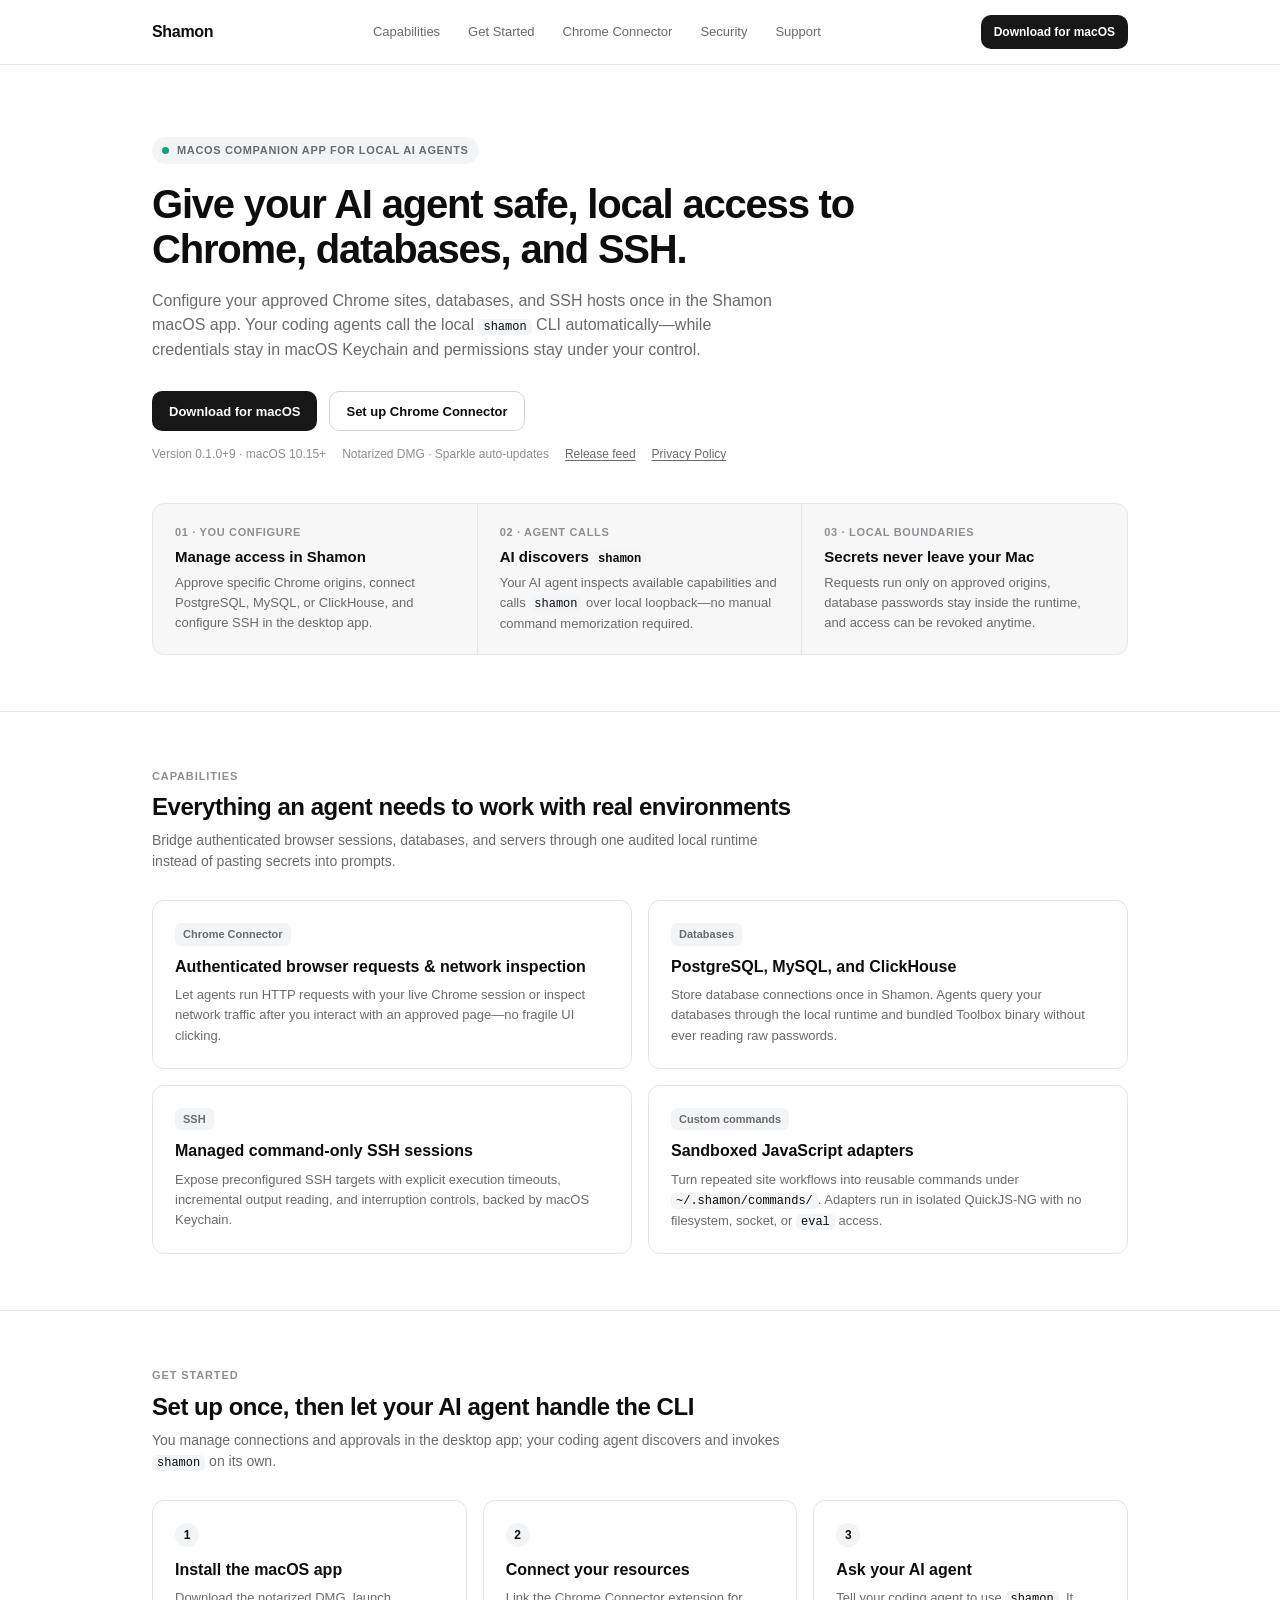
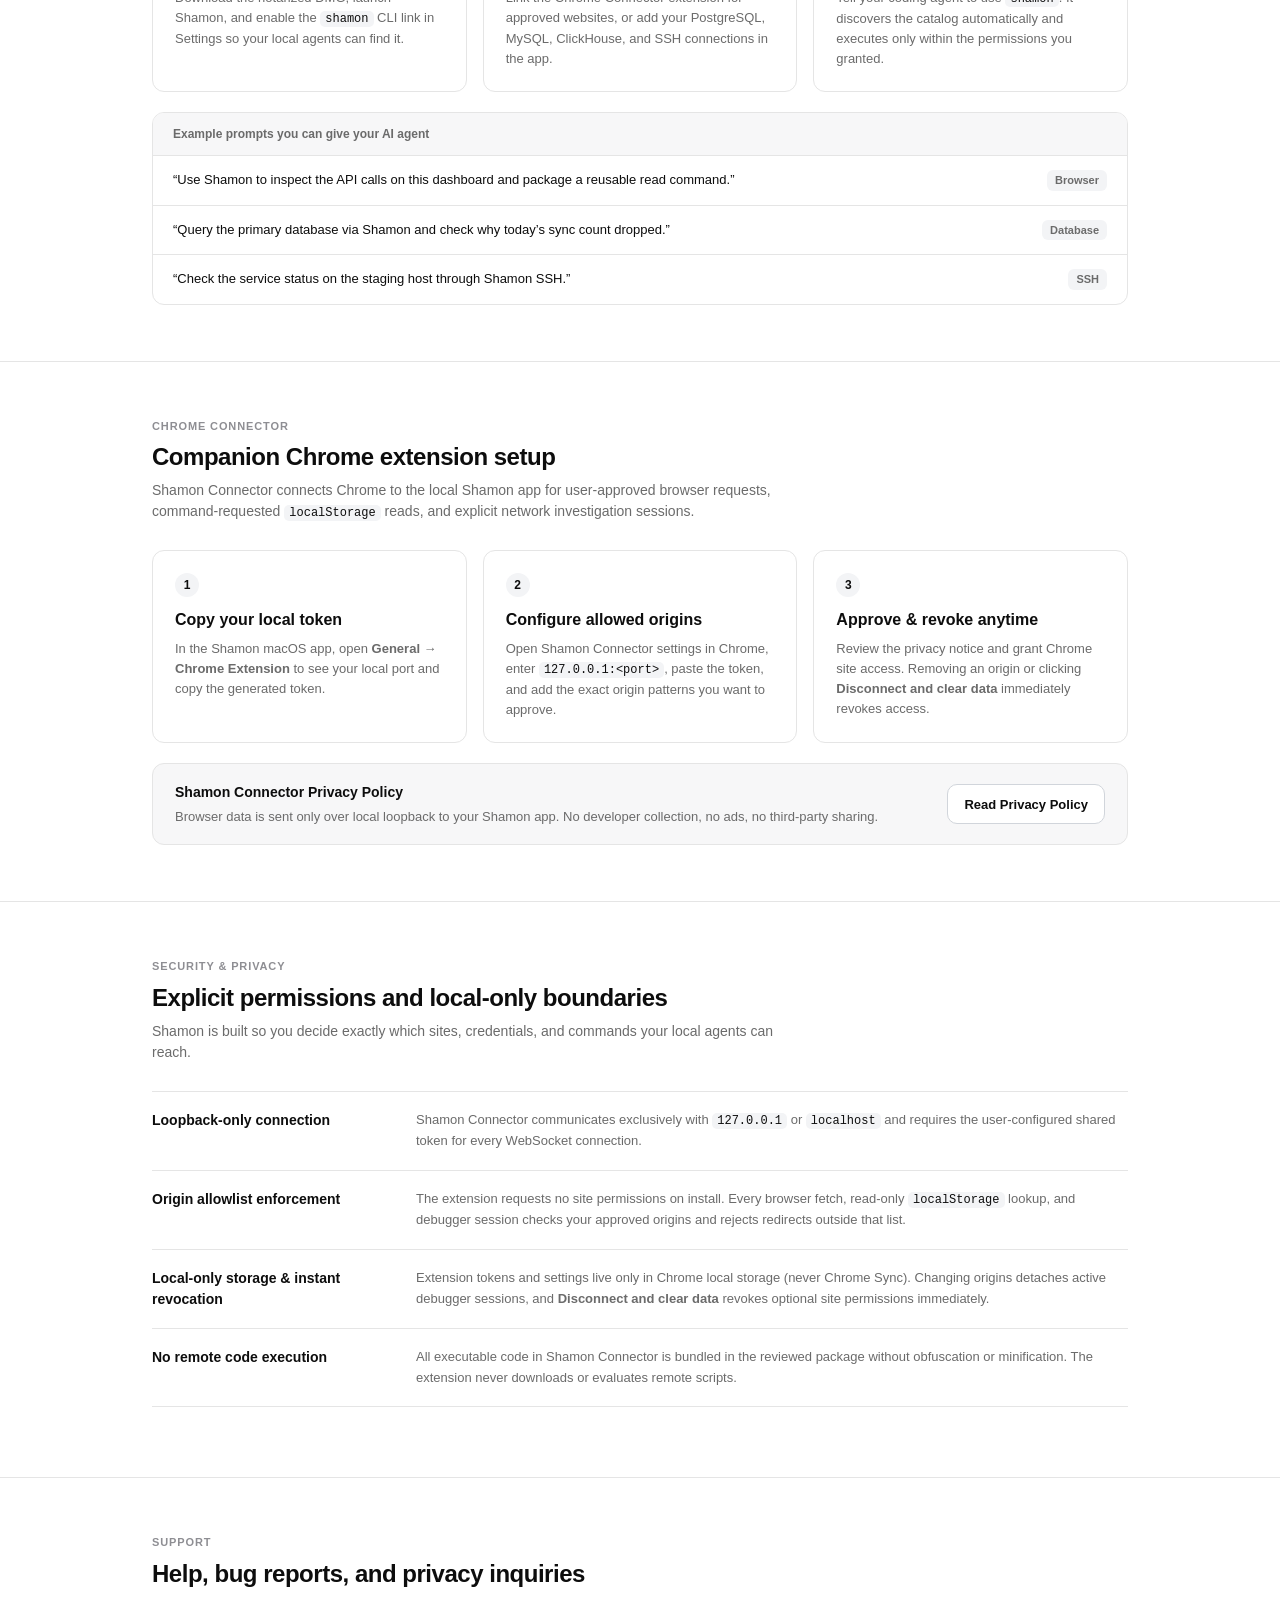
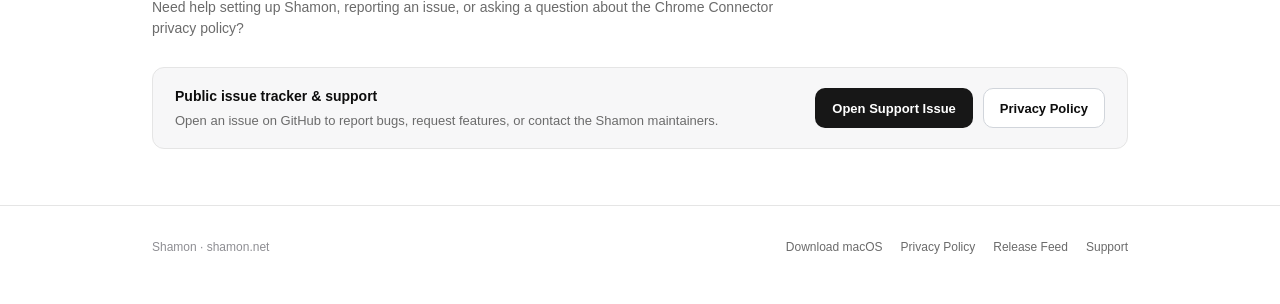
<file: index.html>
<!DOCTYPE html>
<html lang="en">
  <head>
    <meta charset="utf-8" />
    <meta name="viewport" content="width=device-width, initial-scale=1" />
    <title>Shamon — Local Companion App for AI Agents</title>
    <meta
      name="description"
      content="Shamon is a macOS companion app that gives local AI agents controlled access to user-approved Chrome sites, databases, SSH sessions, and sandboxed commands."
    />
    <link rel="icon" type="image/png" sizes="32x32" href="assets/favicon-32.png" />
    <link rel="apple-touch-icon" sizes="128x128" href="assets/icon-128.png" />
    <link rel="stylesheet" href="styles.css" />
  </head>
  <body>
    <header class="site-header">
      <div class="container header-inner">
        <a class="wordmark" href="/">Shamon</a>
        <nav class="site-nav" aria-label="Primary">
          <a href="#capabilities">Capabilities</a>
          <a href="#get-started">Get Started</a>
          <a href="#chrome-extension">Chrome Connector</a>
          <a href="#security">Security</a>
          <a href="#support">Support</a>
        </nav>
        <a
          class="btn btn-primary btn-sm"
          href="https://download.shamon.net/latest"
        >
          Download for macOS
        </a>
      </div>
    </header>

    <main>
      <section class="hero">
        <div class="container">
          <div class="eyebrow">
            <span class="status-dot" aria-hidden="true"></span>
            <span>macOS companion app for local AI agents</span>
          </div>
          <h1>
            Give your AI agent safe, local access to Chrome, databases, and SSH.
          </h1>
          <p class="hero-lead">
            Configure your approved Chrome sites, databases, and SSH hosts once
            in the Shamon macOS app. Your coding agents call the local
            <code class="inline-code">shamon</code> CLI automatically—while
            credentials stay in macOS Keychain and permissions stay under your
            control.
          </p>
          <div class="hero-actions">
            <a
              class="btn btn-primary"
              href="https://download.shamon.net/latest"
            >
              Download for macOS
            </a>
            <a class="btn btn-secondary" href="#chrome-extension">
              Set up Chrome Connector
            </a>
          </div>
          <div class="release-meta">
            <span data-release-version>Latest release · macOS 10.15+</span>
            <span>Notarized DMG · Sparkle auto-updates</span>
            <a href="appcast.xml">Release feed</a>
            <a href="privacy.html">Privacy Policy</a>
          </div>

          <div class="flow-strip" aria-label="How Shamon works">
            <div class="flow-step">
              <span class="flow-label">01 · You configure</span>
              <h2>Manage access in Shamon</h2>
              <p>
                Approve specific Chrome origins, connect PostgreSQL, MySQL, or
                ClickHouse, and configure SSH in the desktop app.
              </p>
            </div>
            <div class="flow-step">
              <span class="flow-label">02 · Agent calls</span>
              <h2>AI discovers <code>shamon</code></h2>
              <p>
                Your AI agent inspects available capabilities and calls
                <code>shamon</code> over local loopback—no manual command
                memorization required.
              </p>
            </div>
            <div class="flow-step">
              <span class="flow-label">03 · Local boundaries</span>
              <h2>Secrets never leave your Mac</h2>
              <p>
                Requests run only on approved origins, database passwords stay
                inside the runtime, and access can be revoked anytime.
              </p>
            </div>
          </div>
        </div>
      </section>

      <section class="section" id="capabilities">
        <div class="container">
          <div class="section-header">
            <span class="section-label">Capabilities</span>
            <h2>Everything an agent needs to work with real environments</h2>
            <p>
              Bridge authenticated browser sessions, databases, and servers
              through one audited local runtime instead of pasting secrets into
              prompts.
            </p>
          </div>

          <div class="grid-2">
            <article class="card">
              <span class="card-tag">Chrome Connector</span>
              <h3>Authenticated browser requests &amp; network inspection</h3>
              <p>
                Let agents run HTTP requests with your live Chrome session or
                inspect network traffic after you interact with an approved
                page—no fragile UI clicking.
              </p>
            </article>

            <article class="card">
              <span class="card-tag">Databases</span>
              <h3>PostgreSQL, MySQL, and ClickHouse</h3>
              <p>
                Store database connections once in Shamon. Agents query your
                databases through the local runtime and bundled Toolbox binary
                without ever reading raw passwords.
              </p>
            </article>

            <article class="card">
              <span class="card-tag">SSH</span>
              <h3>Managed command-only SSH sessions</h3>
              <p>
                Expose preconfigured SSH targets with explicit execution
                timeouts, incremental output reading, and interruption controls,
                backed by macOS Keychain.
              </p>
            </article>

            <article class="card">
              <span class="card-tag">Custom commands</span>
              <h3>Sandboxed JavaScript adapters</h3>
              <p>
                Turn repeated site workflows into reusable commands under
                <code>~/.shamon/commands/</code>. Adapters run in isolated
                QuickJS-NG with no filesystem, socket, or <code>eval</code>
                access.
              </p>
            </article>
          </div>
        </div>
      </section>

      <section class="section" id="get-started">
        <div class="container">
          <div class="section-header">
            <span class="section-label">Get Started</span>
            <h2>Set up once, then let your AI agent handle the CLI</h2>
            <p>
              You manage connections and approvals in the desktop app; your
              coding agent discovers and invokes
              <code class="inline-code">shamon</code> on its own.
            </p>
          </div>

          <div class="grid-3">
            <article class="card">
              <span class="step-number">1</span>
              <h3>Install the macOS app</h3>
              <p>
                Download the notarized DMG, launch Shamon, and enable the
                <code>shamon</code> CLI link in Settings so your local agents
                can find it.
              </p>
            </article>

            <article class="card">
              <span class="step-number">2</span>
              <h3>Connect your resources</h3>
              <p>
                Link the Chrome Connector extension for approved websites, or
                add your PostgreSQL, MySQL, ClickHouse, and SSH connections in
                the app.
              </p>
            </article>

            <article class="card">
              <span class="step-number">3</span>
              <h3>Ask your AI agent</h3>
              <p>
                Tell your coding agent to use <code>shamon</code>. It discovers
                the catalog automatically and executes only within the
                permissions you granted.
              </p>
            </article>
          </div>

          <div class="prompt-panel">
            <div class="prompt-panel-header">
              Example prompts you can give your AI agent
            </div>
            <ul class="prompt-list">
              <li>
                <span>
                  “Use Shamon to inspect the API calls on this dashboard and
                  package a reusable read command.”
                </span>
                <span class="prompt-tag">Browser</span>
              </li>
              <li>
                <span>
                  “Query the primary database via Shamon and check why today’s
                  sync count dropped.”
                </span>
                <span class="prompt-tag">Database</span>
              </li>
              <li>
                <span>
                  “Check the service status on the staging host through Shamon
                  SSH.”
                </span>
                <span class="prompt-tag">SSH</span>
              </li>
            </ul>
          </div>
        </div>
      </section>

      <section class="section" id="chrome-extension">
        <div class="container">
          <div class="section-header">
            <span class="section-label">Chrome Connector</span>
            <h2>Companion Chrome extension setup</h2>
            <p>
              Shamon Connector connects Chrome to the local Shamon app for
              user-approved browser requests, command-requested
              <code class="inline-code">localStorage</code> reads, and explicit
              network investigation sessions.
            </p>
          </div>

          <div class="grid-3">
            <article class="card">
              <span class="step-number">1</span>
              <h3>Copy your local token</h3>
              <p>
                In the Shamon macOS app, open
                <strong>General → Chrome Extension</strong> to see your local
                port and copy the generated token.
              </p>
            </article>

            <article class="card">
              <span class="step-number">2</span>
              <h3>Configure allowed origins</h3>
              <p>
                Open Shamon Connector settings in Chrome, enter
                <code>127.0.0.1:&lt;port&gt;</code>, paste the token, and add
                the exact origin patterns you want to approve.
              </p>
            </article>

            <article class="card">
              <span class="step-number">3</span>
              <h3>Approve &amp; revoke anytime</h3>
              <p>
                Review the privacy notice and grant Chrome site access. Removing
                an origin or clicking <strong>Disconnect and clear data</strong>
                immediately revokes access.
              </p>
            </article>
          </div>

          <div class="callout">
            <div>
              <h3 class="callout-title">
                Shamon Connector Privacy Policy
              </h3>
              <p>
                Browser data is sent only over local loopback to your Shamon
                app. No developer collection, no ads, no third-party sharing.
              </p>
            </div>
            <div class="callout-actions">
              <a class="btn btn-secondary" href="privacy.html">
                Read Privacy Policy
              </a>
            </div>
          </div>
        </div>
      </section>

      <section class="section" id="security">
        <div class="container">
          <div class="section-header">
            <span class="section-label">Security &amp; Privacy</span>
            <h2>Explicit permissions and local-only boundaries</h2>
            <p>
              Shamon is built so you decide exactly which sites, credentials,
              and commands your local agents can reach.
            </p>
          </div>

          <dl class="divider-list">
            <div class="divider-item">
              <dt>Loopback-only connection</dt>
              <dd>
                Shamon Connector communicates exclusively with
                <code class="inline-code">127.0.0.1</code> or
                <code class="inline-code">localhost</code> and requires the
                user-configured shared token for every WebSocket connection.
              </dd>
            </div>
            <div class="divider-item">
              <dt>Origin allowlist enforcement</dt>
              <dd>
                The extension requests no site permissions on install. Every
                browser fetch, read-only
                <code class="inline-code">localStorage</code> lookup, and
                debugger session checks your approved origins and rejects
                redirects outside that list.
              </dd>
            </div>
            <div class="divider-item">
              <dt>Local-only storage &amp; instant revocation</dt>
              <dd>
                Extension tokens and settings live only in Chrome local storage
                (never Chrome Sync). Changing origins detaches active debugger
                sessions, and <strong>Disconnect and clear data</strong> revokes
                optional site permissions immediately.
              </dd>
            </div>
            <div class="divider-item">
              <dt>No remote code execution</dt>
              <dd>
                All executable code in Shamon Connector is bundled in the
                reviewed package without obfuscation or minification. The
                extension never downloads or evaluates remote scripts.
              </dd>
            </div>
          </dl>
        </div>
      </section>

      <section class="section" id="support">
        <div class="container">
          <div class="section-header">
            <span class="section-label">Support</span>
            <h2>Help, bug reports, and privacy inquiries</h2>
            <p>
              Need help setting up Shamon, reporting an issue, or asking a
              question about the Chrome Connector privacy policy?
            </p>
          </div>

          <div class="callout">
            <div>
              <h3 class="callout-title">Public issue tracker &amp; support</h3>
              <p>
                Open an issue on GitHub to report bugs, request features, or
                contact the Shamon maintainers.
              </p>
            </div>
            <div class="callout-actions">
              <a
                class="btn btn-primary"
                href="https://github.com/DWJSx/shamon-page/issues"
                target="_blank"
                rel="noopener noreferrer"
              >
                Open Support Issue
              </a>
              <a class="btn btn-secondary" href="privacy.html">
                Privacy Policy
              </a>
            </div>
          </div>
        </div>
      </section>
    </main>

    <footer class="site-footer">
      <div class="container footer-inner">
        <span>Shamon · shamon.net</span>
        <div class="footer-links">
          <a href="https://download.shamon.net/latest">Download macOS</a>
          <a href="privacy.html">Privacy Policy</a>
          <a href="appcast.xml">Release Feed</a>
          <a
            href="https://github.com/DWJSx/shamon-page/issues"
            target="_blank"
            rel="noopener noreferrer"
          >
            Support
          </a>
        </div>
      </div>
    </footer>

    <script>
      // Show latest macOS version from Sparkle appcast.xml.
      (async () => {
        try {
          const response = await fetch("appcast.xml", { cache: "no-cache" });
          if (!response.ok) return;
          const xml = new DOMParser().parseFromString(
            await response.text(),
            "application/xml",
          );
          const item = xml.querySelector("channel > item");
          if (!item) return;

          const shortVersion =
            item.getElementsByTagName("sparkle:shortVersionString")[0]
              ?.textContent || "";
          const buildVersion =
            item.getElementsByTagName("sparkle:version")[0]?.textContent || "";
          const minOs =
            item.getElementsByTagName("sparkle:minimumSystemVersion")[0]
              ?.textContent || "10.15";

          if (shortVersion) {
            const label = buildVersion
              ? `Version ${shortVersion}+${buildVersion}`
              : `Version ${shortVersion}`;
            const minLabel = minOs.replace(/\.0$/, "");
            document.querySelectorAll("[data-release-version]").forEach((el) => {
              el.textContent = `${label} · macOS ${minLabel}+`;
            });
          }
        } catch {
          // Keep static fallback version label.
        }
      })();
    </script>
  </body>
</html>
</file>
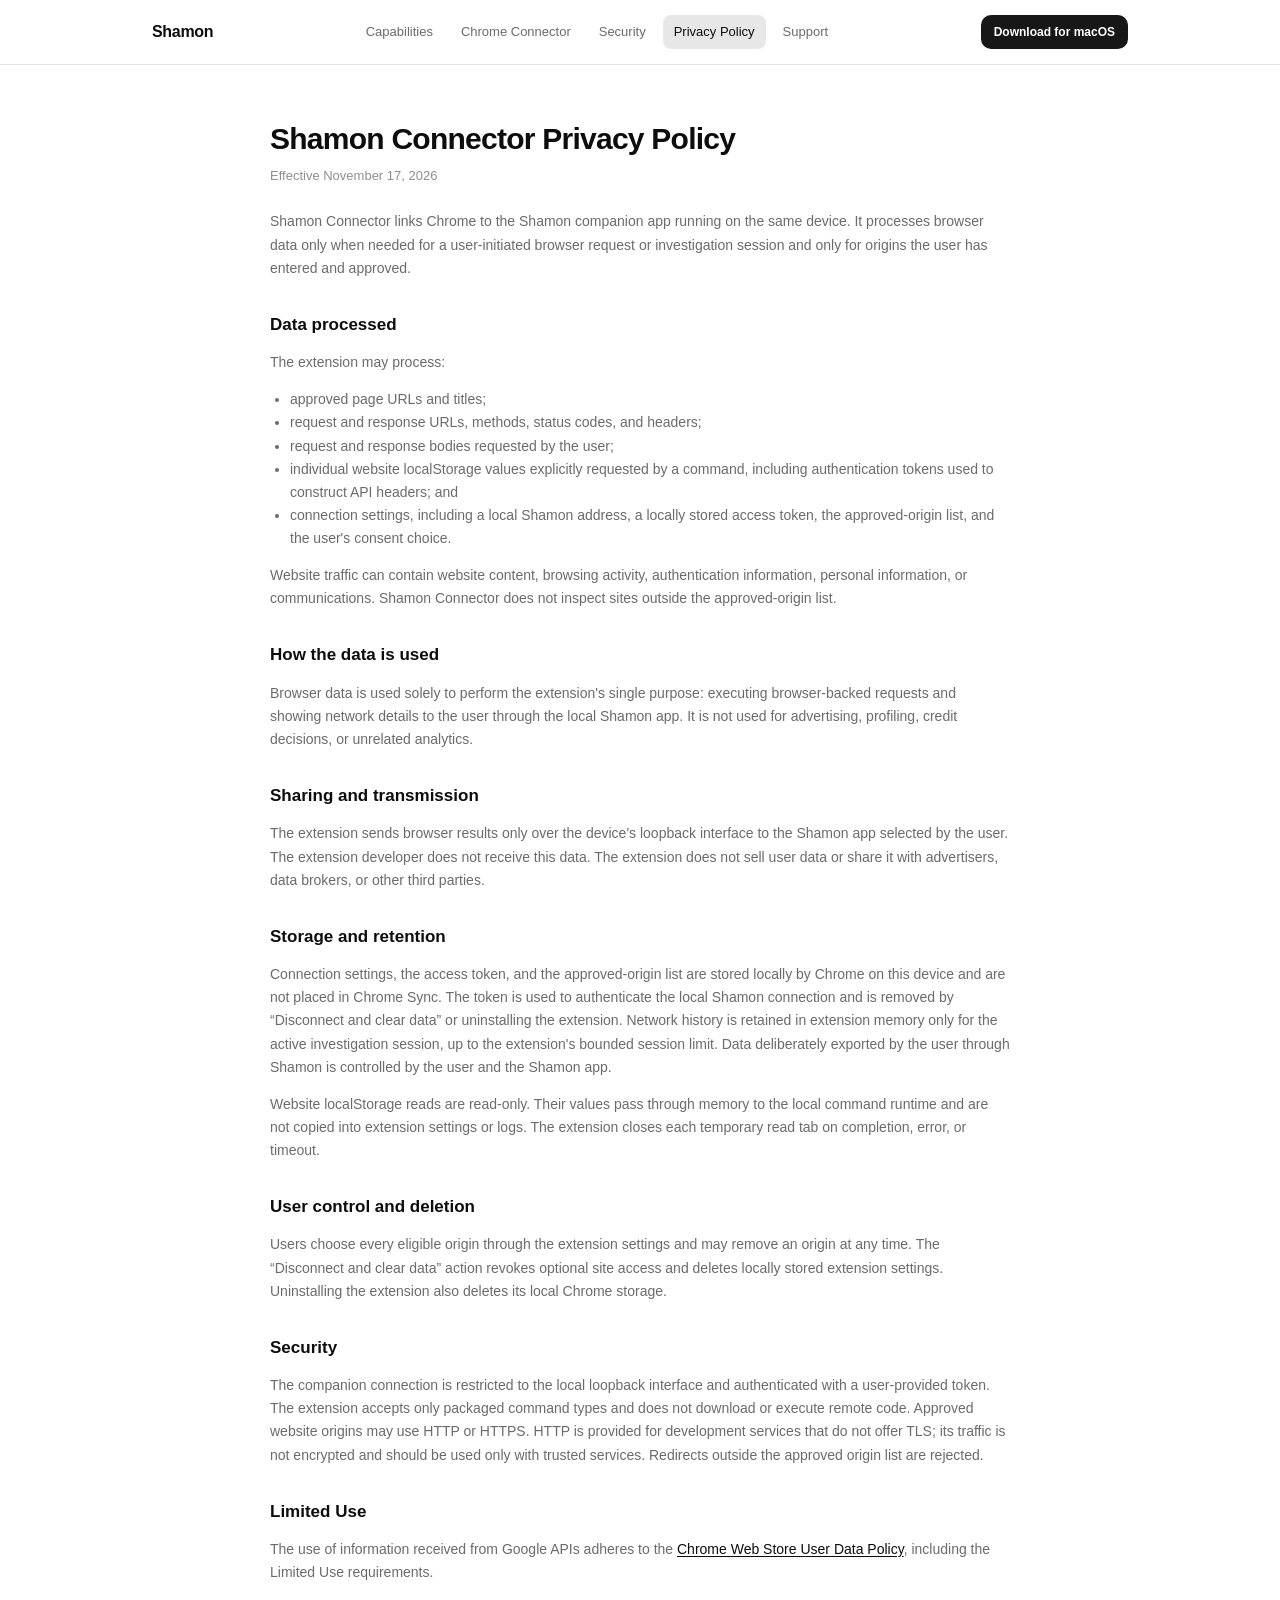
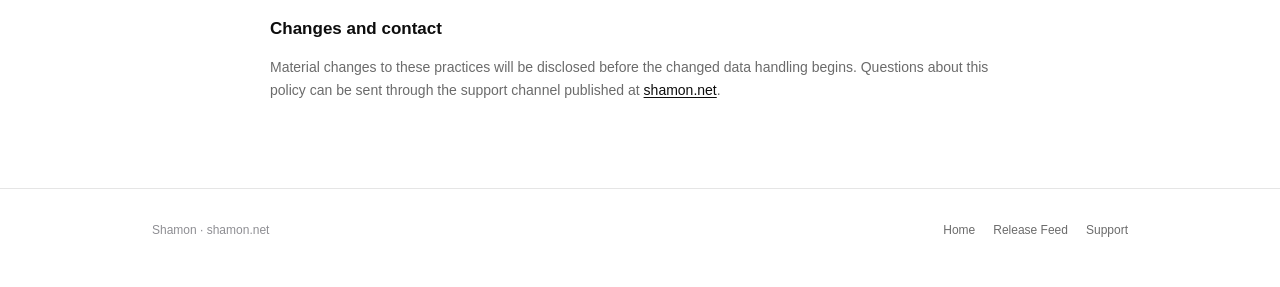
<file: privacy.html>
<!DOCTYPE html>
<html lang="en">
  <head>
    <meta charset="utf-8" />
    <meta name="viewport" content="width=device-width, initial-scale=1" />
    <title>Shamon Connector Privacy Policy</title>
    <meta
      name="description"
      content="Privacy Policy for the Shamon Connector Chrome extension."
    />
    <link rel="icon" type="image/png" sizes="32x32" href="assets/favicon-32.png" />
    <link rel="apple-touch-icon" sizes="128x128" href="assets/icon-128.png" />
    <link rel="stylesheet" href="styles.css" />
  </head>
  <body>
    <header class="site-header">
      <div class="container header-inner">
        <a class="wordmark" href="/">Shamon</a>
        <nav class="site-nav" aria-label="Primary">
          <a href="/#capabilities">Capabilities</a>
          <a href="/#chrome-extension">Chrome Connector</a>
          <a href="/#security">Security</a>
          <a href="privacy.html" aria-current="page">Privacy Policy</a>
          <a href="/#support">Support</a>
        </nav>
        <a
          class="btn btn-primary btn-sm"
          href="https://download.shamon.net/latest"
        >
          Download for macOS
        </a>
      </div>
    </header>

    <main class="container">
      <article class="prose">
        <h1>Shamon Connector Privacy Policy</h1>
        <p class="updated">Effective November 17, 2026</p>

        <p>
          Shamon Connector links Chrome to the Shamon companion app running on
          the same device. It processes browser data only when needed for a
          user-initiated browser request or investigation session and only for
          origins the user has entered and approved.
        </p>

        <h2>Data processed</h2>
        <p>The extension may process:</p>
        <ul>
          <li>approved page URLs and titles;</li>
          <li>request and response URLs, methods, status codes, and headers;</li>
          <li>request and response bodies requested by the user;</li>
          <li>
            individual website localStorage values explicitly requested by a
            command, including authentication tokens used to construct API
            headers; and
          </li>
          <li>
            connection settings, including a local Shamon address, a locally
            stored access token, the approved-origin list, and the user's
            consent choice.
          </li>
        </ul>
        <p>
          Website traffic can contain website content, browsing activity,
          authentication information, personal information, or communications.
          Shamon Connector does not inspect sites outside the approved-origin
          list.
        </p>

        <h2>How the data is used</h2>
        <p>
          Browser data is used solely to perform the extension's single purpose:
          executing browser-backed requests and showing network details to the
          user through the local Shamon app. It is not used for advertising,
          profiling, credit decisions, or unrelated analytics.
        </p>

        <h2>Sharing and transmission</h2>
        <p>
          The extension sends browser results only over the device's loopback
          interface to the Shamon app selected by the user. The extension
          developer does not receive this data. The extension does not sell user
          data or share it with advertisers, data brokers, or other third
          parties.
        </p>

        <h2>Storage and retention</h2>
        <p>
          Connection settings, the access token, and the approved-origin list
          are stored locally by Chrome on this device and are not placed in
          Chrome Sync. The token is used to authenticate the local Shamon
          connection and is removed by “Disconnect and clear data” or
          uninstalling the extension. Network history is retained in extension
          memory only for the active investigation session, up to the
          extension's bounded session limit. Data deliberately exported by the
          user through Shamon is controlled by the user and the Shamon app.
        </p>
        <p>
          Website localStorage reads are read-only. Their values pass through
          memory to the local command runtime and are not copied into extension
          settings or logs. The extension closes each temporary read tab on
          completion, error, or timeout.
        </p>

        <h2>User control and deletion</h2>
        <p>
          Users choose every eligible origin through the extension settings and
          may remove an origin at any time. The “Disconnect and clear data”
          action revokes optional site access and deletes locally stored
          extension settings. Uninstalling the extension also deletes its local
          Chrome storage.
        </p>

        <h2>Security</h2>
        <p>
          The companion connection is restricted to the local loopback interface
          and authenticated with a user-provided token. The extension accepts
          only packaged command types and does not download or execute remote
          code. Approved website origins may use HTTP or HTTPS. HTTP is provided
          for development services that do not offer TLS; its traffic is not
          encrypted and should be used only with trusted services. Redirects
          outside the approved origin list are rejected.
        </p>

        <h2>Limited Use</h2>
        <p>
          The use of information received from Google APIs adheres to the
          <a
            href="https://developer.chrome.com/docs/webstore/program-policies/user-data/"
            target="_blank"
            rel="noopener noreferrer"
          >
            Chrome Web Store User Data Policy</a
          >, including the Limited Use requirements.
        </p>

        <h2>Changes and contact</h2>
        <p>
          Material changes to these practices will be disclosed before the
          changed data handling begins. Questions about this policy can be sent
          through the support channel published at
          <a href="/#support">shamon.net</a>.
        </p>
      </article>
    </main>

    <footer class="site-footer">
      <div class="container footer-inner">
        <span>Shamon · shamon.net</span>
        <div class="footer-links">
          <a href="/">Home</a>
          <a href="appcast.xml">Release Feed</a>
          <a
            href="https://github.com/DWJSx/shamon-page/issues"
            target="_blank"
            rel="noopener noreferrer"
          >
            Support
          </a>
        </div>
      </div>
    </footer>
  </body>
</html>
</file>
<file: styles.css>
:root {
  color-scheme: light;
  --font-sans: Inter, ui-sans-serif, -apple-system, BlinkMacSystemFont,
    "Segoe UI", Roboto, sans-serif;
  --font-mono: ui-monospace, SFMono-Regular, Menlo, Monaco, Consolas,
    "Liberation Mono", monospace;
  --canvas: #ffffff;
  --surface: #f7f7f8;
  --subtle: #f3f4f6;
  --hover: #ececf1;
  --selected: #e7e7e8;
  --border: #e5e5e5;
  --border-strong: #d1d5db;
  --text: #0d0d0d;
  --text-secondary: #6b6b6b;
  --text-tertiary: #8e8e93;
  --primary: #171717;
  --primary-hover: #2f2f2f;
  --success: #10a37f;
  --warning: #b7791f;
  --danger: #d14343;
  --max-width: 1040px;
}

* {
  box-sizing: border-box;
}

html {
  scroll-behavior: smooth;
}

body {
  margin: 0;
  font-family: var(--font-sans);
  font-size: 14px;
  line-height: 1.5;
  color: var(--text);
  background: var(--canvas);
  -webkit-font-smoothing: antialiased;
}

a {
  color: inherit;
  text-decoration: none;
}

a:focus-visible,
button:focus-visible {
  outline: 2px solid var(--text);
  outline-offset: 2px;
}

.container {
  width: 100%;
  max-width: var(--max-width);
  margin: 0 auto;
  padding: 0 32px;
}

/* Header */
.site-header {
  position: sticky;
  top: 0;
  z-index: 20;
  background: rgba(255, 255, 255, 0.92);
  backdrop-filter: blur(8px);
  border-bottom: 1px solid var(--border);
}

.header-inner {
  display: flex;
  align-items: center;
  justify-content: space-between;
  gap: 24px;
  min-height: 64px;
}

.wordmark {
  font-size: 16px;
  font-weight: 600;
  letter-spacing: -0.02em;
  color: var(--text);
}

.site-nav {
  display: flex;
  align-items: center;
  gap: 6px;
}

.site-nav a {
  padding: 7px 11px;
  border-radius: 8px;
  font-size: 13px;
  font-weight: 500;
  color: var(--text-secondary);
  transition: background 140ms ease, color 140ms ease;
}

.site-nav a:hover {
  background: var(--hover);
  color: var(--text);
}

.site-nav a[aria-current="page"] {
  background: var(--selected);
  color: var(--text);
}

/* Buttons */
.btn {
  display: inline-flex;
  align-items: center;
  justify-content: center;
  gap: 8px;
  min-height: 40px;
  padding: 0 16px;
  border-radius: 10px;
  border: 1px solid transparent;
  font-family: inherit;
  font-size: 13px;
  font-weight: 600;
  line-height: 1;
  cursor: pointer;
  white-space: nowrap;
  transition: background 140ms ease, border-color 140ms ease, color 140ms ease;
}

.btn-primary {
  background: var(--primary);
  color: #ffffff;
}

.btn-primary:hover {
  background: var(--primary-hover);
}

.btn-secondary {
  background: var(--canvas);
  color: var(--text);
  border-color: var(--border-strong);
}

.btn-secondary:hover {
  background: var(--subtle);
}

.btn-sm {
  min-height: 34px;
  padding: 0 12px;
  font-size: 12px;
}

/* Hero */
.hero {
  padding: 72px 0 56px;
}

.eyebrow {
  display: inline-flex;
  align-items: center;
  gap: 8px;
  margin-bottom: 18px;
  padding: 5px 10px;
  border-radius: 999px;
  background: var(--subtle);
  color: var(--text-secondary);
  font-size: 11px;
  font-weight: 600;
  letter-spacing: 0.06em;
  text-transform: uppercase;
}

.status-dot {
  width: 7px;
  height: 7px;
  border-radius: 999px;
  background: var(--success);
  flex: 0 0 auto;
}

.hero h1 {
  max-width: 740px;
  margin: 0 0 16px;
  font-size: 40px;
  font-weight: 600;
  line-height: 1.14;
  letter-spacing: -0.03em;
  color: var(--text);
}

.hero-lead {
  max-width: 640px;
  margin: 0 0 28px;
  font-size: 16px;
  line-height: 1.55;
  color: var(--text-secondary);
}

.hero-actions {
  display: flex;
  flex-wrap: wrap;
  align-items: center;
  gap: 12px;
  margin-bottom: 14px;
}

.release-meta {
  display: flex;
  flex-wrap: wrap;
  align-items: center;
  gap: 8px 16px;
  margin-bottom: 40px;
  font-size: 12px;
  color: var(--text-tertiary);
}

.release-meta a {
  color: var(--text-secondary);
  text-decoration: underline;
  text-underline-offset: 2px;
}

.release-meta a:hover {
  color: var(--text);
}

/* Workflow strip */
.flow-strip {
  display: grid;
  grid-template-columns: repeat(3, minmax(0, 1fr));
  border: 1px solid var(--border);
  border-radius: 12px;
  background: var(--surface);
  overflow: hidden;
}

.flow-step {
  padding: 20px 22px;
  border-right: 1px solid var(--border);
}

.flow-step:last-child {
  border-right: none;
}

.flow-label {
  display: block;
  margin-bottom: 6px;
  font-size: 11px;
  font-weight: 600;
  letter-spacing: 0.06em;
  text-transform: uppercase;
  color: var(--text-tertiary);
}

.flow-step h2 {
  margin: 0 0 6px;
  font-size: 15px;
  font-weight: 600;
  line-height: 1.35;
  color: var(--text);
}

.flow-step p {
  margin: 0;
  font-size: 13px;
  line-height: 1.55;
  color: var(--text-secondary);
}

/* Prompt examples */
.prompt-panel {
  margin-top: 20px;
  border: 1px solid var(--border);
  border-radius: 12px;
  background: var(--canvas);
  overflow: hidden;
}

.prompt-panel-header {
  padding: 12px 20px;
  background: var(--surface);
  border-bottom: 1px solid var(--border);
  font-size: 12px;
  font-weight: 600;
  color: var(--text-secondary);
}

.prompt-list {
  margin: 0;
  padding: 0;
  list-style: none;
}

.prompt-list li {
  display: flex;
  align-items: baseline;
  justify-content: space-between;
  gap: 16px;
  padding: 14px 20px;
  border-bottom: 1px solid var(--border);
  font-size: 13px;
  color: var(--text);
}

.prompt-list li:last-child {
  border-bottom: none;
}

.prompt-tag {
  flex: 0 0 auto;
  padding: 2px 8px;
  border-radius: 6px;
  background: var(--subtle);
  color: var(--text-secondary);
  font-size: 11px;
  font-weight: 600;
}

/* Sections */
.section {
  padding: 56px 0;
  border-top: 1px solid var(--border);
}

.section-header {
  max-width: 640px;
  margin-bottom: 28px;
}

.section-label {
  display: block;
  margin-bottom: 8px;
  font-size: 11px;
  font-weight: 600;
  letter-spacing: 0.08em;
  text-transform: uppercase;
  color: var(--text-tertiary);
}

.section h2 {
  margin: 0 0 8px;
  font-size: 24px;
  font-weight: 600;
  line-height: 1.25;
  letter-spacing: -0.02em;
  color: var(--text);
}

.section-header p {
  margin: 0;
  font-size: 14px;
  color: var(--text-secondary);
}

/* Grids and Cards */
.grid-2 {
  display: grid;
  grid-template-columns: repeat(2, minmax(0, 1fr));
  gap: 16px;
}

.grid-3 {
  display: grid;
  grid-template-columns: repeat(3, minmax(0, 1fr));
  gap: 16px;
}

.card {
  padding: 22px;
  border: 1px solid var(--border);
  border-radius: 12px;
  background: var(--canvas);
}

.card-tag {
  display: inline-block;
  margin-bottom: 10px;
  padding: 3px 8px;
  border-radius: 6px;
  background: var(--subtle);
  color: var(--text-secondary);
  font-size: 11px;
  font-weight: 600;
}

.card h3 {
  margin: 0 0 8px;
  font-size: 16px;
  font-weight: 600;
  line-height: 1.35;
  color: var(--text);
}

.card p {
  margin: 0;
  font-size: 13px;
  line-height: 1.55;
  color: var(--text-secondary);
}

.card code,
.flow-step code,
.inline-code {
  padding: 1px 5px;
  border-radius: 5px;
  background: var(--subtle);
  font-family: var(--font-mono);
  font-size: 12px;
  color: var(--text);
}

/* Steps */
.step-number {
  display: inline-flex;
  align-items: center;
  justify-content: center;
  width: 24px;
  height: 24px;
  margin-bottom: 12px;
  border-radius: 999px;
  background: var(--subtle);
  color: var(--text);
  font-size: 12px;
  font-weight: 600;
}

/* Divider List (fewer containers per DESIGN.md) */
.divider-list {
  border-top: 1px solid var(--border);
}

.divider-item {
  display: grid;
  grid-template-columns: 240px minmax(0, 1fr);
  gap: 24px;
  padding: 18px 0;
  border-bottom: 1px solid var(--border);
}

.divider-item dt {
  margin: 0;
  font-size: 14px;
  font-weight: 600;
  color: var(--text);
}

.divider-item dd {
  margin: 0;
  font-size: 13px;
  line-height: 1.6;
  color: var(--text-secondary);
}

/* Callout bar */
.callout {
  display: flex;
  align-items: center;
  justify-content: space-between;
  gap: 20px;
  margin-top: 20px;
  padding: 18px 22px;
  border: 1px solid var(--border);
  border-radius: 12px;
  background: var(--surface);
}

.callout-title {
  margin: 0 0 4px;
  font-size: 14px;
  font-weight: 600;
  color: var(--text);
}

.callout p {
  margin: 0;
  font-size: 13px;
  color: var(--text-secondary);
}

.callout-actions {
  display: flex;
  flex-wrap: wrap;
  gap: 10px;
  flex: 0 0 auto;
}

/* Prose page (Privacy Policy) */
.prose {
  max-width: 740px;
  margin: 0 auto;
  padding: 56px 0 72px;
}

.prose h1 {
  margin: 0 0 8px;
  font-size: 30px;
  font-weight: 600;
  letter-spacing: -0.025em;
  line-height: 1.2;
}

.prose .updated {
  margin: 0 0 24px;
  font-size: 13px;
  color: var(--text-tertiary);
}

.prose h2 {
  margin: 32px 0 8px;
  font-size: 17px;
  font-weight: 600;
  color: var(--text);
}

.prose p,
.prose li {
  font-size: 14px;
  line-height: 1.65;
  color: var(--text-secondary);
}

.prose ul {
  padding-left: 20px;
}

.prose a {
  color: var(--text);
  text-decoration: underline;
  text-underline-offset: 2px;
}

/* Footer */
.site-footer {
  padding: 32px 0 48px;
  border-top: 1px solid var(--border);
  font-size: 12px;
  color: var(--text-tertiary);
}

.footer-inner {
  display: flex;
  flex-wrap: wrap;
  align-items: center;
  justify-content: space-between;
  gap: 16px;
}

.footer-links {
  display: flex;
  flex-wrap: wrap;
  gap: 18px;
}

.footer-links a {
  color: var(--text-secondary);
}

.footer-links a:hover {
  color: var(--text);
}

@media (max-width: 820px) {
  .site-nav {
    display: none;
  }

  .flow-strip,
  .grid-2,
  .grid-3 {
    grid-template-columns: 1fr;
  }

  .flow-step {
    border-right: none;
    border-bottom: 1px solid var(--border);
  }

  .flow-step:last-child {
    border-bottom: none;
  }

  .prompt-list li {
    flex-direction: column;
    gap: 8px;
  }

  .divider-item {
    grid-template-columns: 1fr;
    gap: 6px;
  }

  .callout {
    flex-direction: column;
    align-items: flex-start;
  }
}

@media (max-width: 600px) {
  .container {
    padding: 0 20px;
  }

  .hero {
    padding: 48px 0 40px;
  }

  .hero h1 {
    font-size: 30px;
  }

  .section {
    padding: 40px 0;
  }
}
</file>
